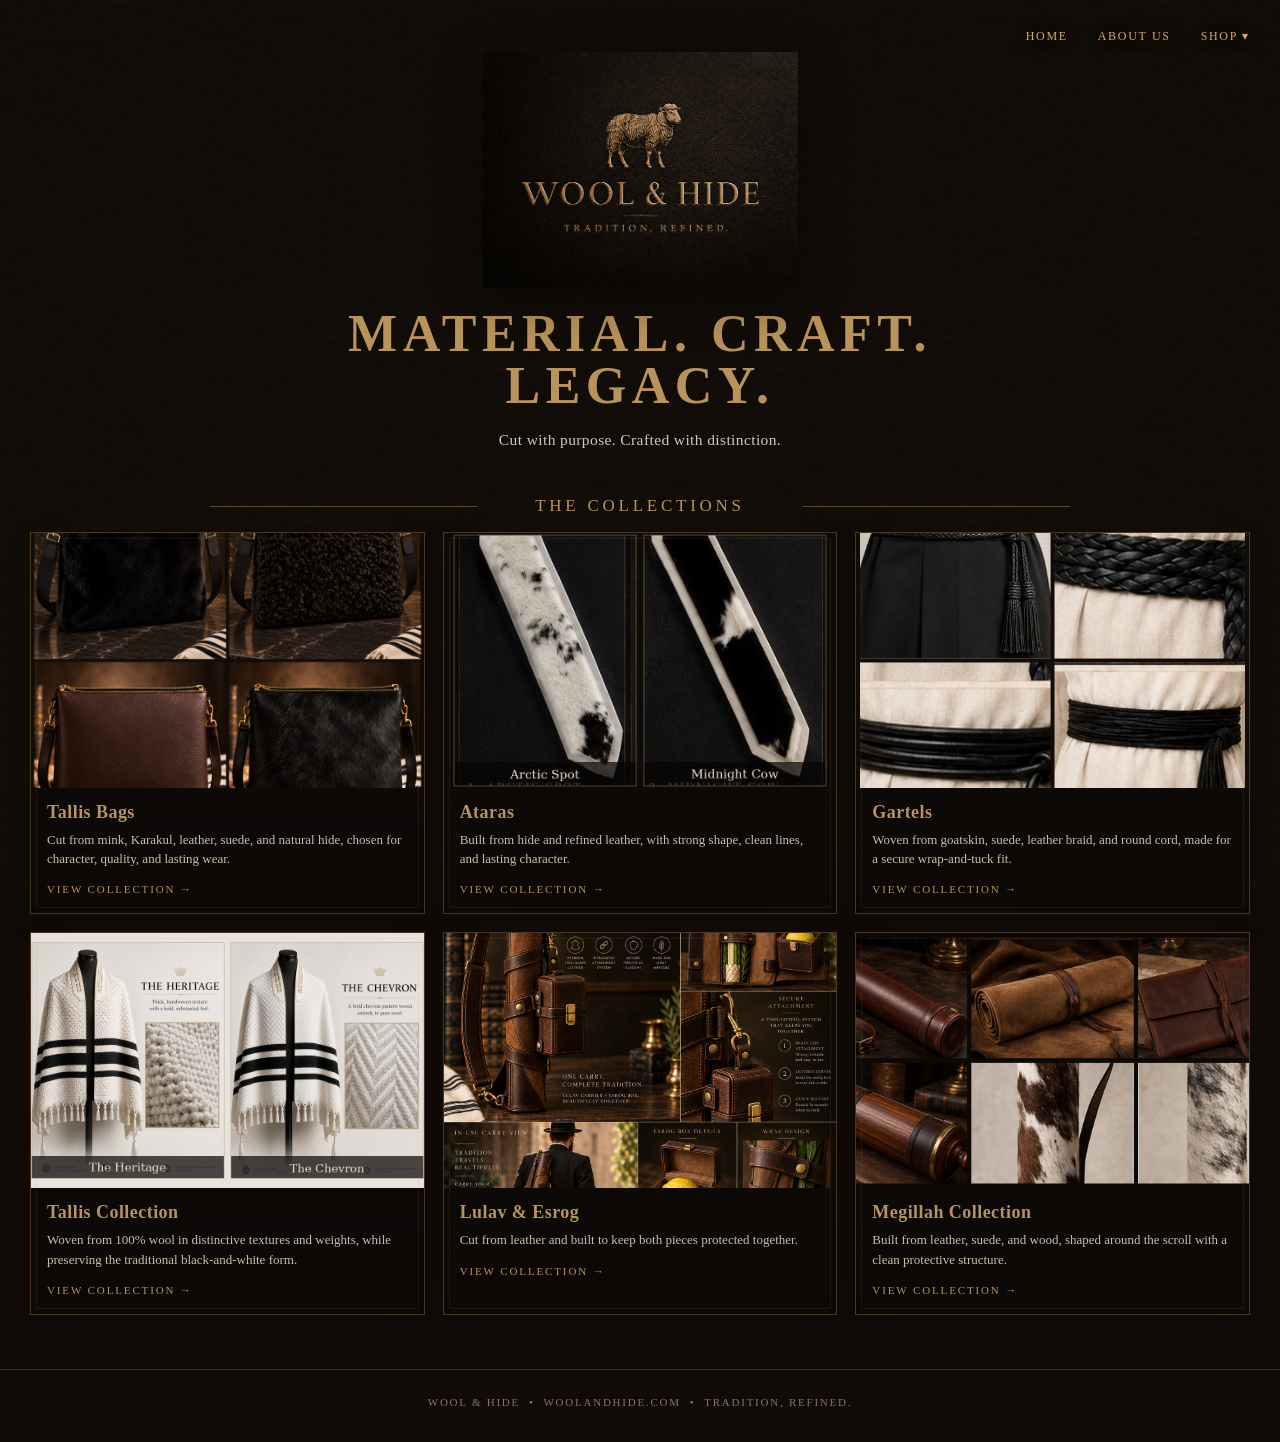
<file: index.html>
<!doctype html><html><head><meta charset="utf-8"><meta name="viewport" content="width=device-width,initial-scale=1">
<title>Wool & Hide</title><link rel="stylesheet" href="styles.css"></head><body class="homepage">
<header class="topbar"><div class="shell nav">
<a class="brand-mini" href="index.html">WOOL & HIDE</a>
<nav class="nav-right">
<a class="navlink" href="index.html">Home</a>
<a class="navlink" href="index.html#brand">About Us</a>
<div class="dropdown">
<button class="dropbtn">Shop ▾</button>
<div class="dropdown-menu">
<a href="tallis.html">Tallis Collection</a>
<a href="ataras.html">Atara Collection</a>
<a href="gartels.html">Gartel Collection</a>
<a href="lulav-esrog.html">Lulav &amp; Esrog</a>
<a href="megillah.html">Megillah Collection</a>
<a href="tallis-bags.html">Tallis Bags</a>
</div></div>
</nav></div></header>
<section class="hero"><div class="hero-inner">
<img class="hero-logo" src="assets/logo.png" alt="Wool & Hide">

<div class="hero-statement" id="brand">
<h1>MATERIAL. CRAFT. LEGACY.</h1>
<p class="hero-subline">Cut with purpose. Crafted with distinction.</p>
</div>
</div></section>

<section class="section" id="collections"><div class="shell">
<div class="section-head collections-head">
<div class="eyebrow">The Collections</div>
</div>

<div class="collections"><a class="collection-card" href="tallis-bags.html">
<img src="assets/home/tallis-bags-home.jpg" alt="Wool &amp; Hide Tallis Bags">
<div class="collection-body"><h3>Tallis Bags</h3><p>Cut from mink, Karakul, leather, suede, and natural hide, chosen for character, quality, and lasting wear.</p><span class="collection-link">View collection →</span></div>
</a>
<a class="collection-card" href="ataras.html">
<img src="assets/home/ataras-home.jpg" alt="Wool & Hide Ataras">
<div class="collection-body"><h3>Ataras</h3><p>Built from hide and refined leather, with strong shape, clean lines, and lasting character.</p><span class="collection-link">View collection →</span></div>
</a>
<a class="collection-card" href="gartels.html">
<img src="assets/home/gartels-home.jpg" alt="Wool & Hide Gartels">
<div class="collection-body"><h3>Gartels</h3><p>Woven from goatskin, suede, leather braid, and round cord, made for a secure wrap-and-tuck fit.</p><span class="collection-link">View collection →</span></div>
</a>
<a class="collection-card" href="tallis.html">
<img src="assets/home/tallis-home.jpg" alt="Wool & Hide Tallis Collection">
<div class="collection-body"><h3>Tallis Collection</h3><p>Woven from 100% wool in distinctive textures and weights, while preserving the traditional black-and-white form.</p><span class="collection-link">View collection →</span></div>
</a>
<a class="collection-card" href="lulav-esrog.html">
<img src="assets/home/lulav-home.jpg" alt="Wool &amp; Hide Lulav and Esrog Carriers">
<div class="collection-body"><h3>Lulav &amp; Esrog</h3><p>Cut from leather and built to keep both pieces protected together.</p><span class="collection-link">View collection →</span></div>
</a>
<a class="collection-card" href="megillah.html">
<img src="assets/home/megillah-home.jpg" alt="Wool &amp; Hide Megillah Collection">
<div class="collection-body"><h3>Megillah Collection</h3><p>Built from leather, suede, and wood, shaped around the scroll with a clean protective structure.</p><span class="collection-link">View collection →</span></div>
</a></div></div></section>
<footer><div class="shell">Wool &amp; Hide &nbsp;•&nbsp; woolandhide.com &nbsp;•&nbsp; Tradition, Refined.</div></footer></body></html>
</file>
<file: styles.css>
:root{
  --black:#080706;
  --black2:#0e0a08;
  --espresso:#1b110c;
  --gold:#b37a36;
  --gold2:#d3a967;
  --cream:#efe3d2;
  --muted:#b6a590;
  --line:rgba(179,122,54,.35);
  --panel:rgba(19,13,9,.94);
}
*{box-sizing:border-box}
html{scroll-behavior:smooth}
body{
  margin:0;color:var(--cream);font-family:Georgia,"Times New Roman",serif;
  background:
    linear-gradient(rgba(10,7,5,.18),rgba(7,5,4,.30)),
    url("assets/leather-bg-uniform.jpg") center top / cover fixed no-repeat;
  min-height:100vh;
}
a{color:inherit;text-decoration:none}
img{display:block;max-width:100%}
.shell{width:min(1220px,calc(100% - 40px));margin:auto}

/* NAV */
.topbar{
  position:absolute;top:0;left:0;right:0;z-index:50;
  background:transparent;border-bottom:0;backdrop-filter:none
}
.nav{height:72px;display:flex;align-items:center;justify-content:flex-end}
.brand-mini{display:none}
.nav-right{display:flex;align-items:center;gap:30px}
.navlink,.dropbtn{
  background:none;border:0;color:var(--gold2);font:inherit;cursor:pointer;
  text-transform:uppercase;letter-spacing:.14em;font-size:12px;padding:24px 0;
  text-shadow:0 1px 12px rgba(0,0,0,.5)
}
.navlink:hover,.dropbtn:hover{color:#e7c58b}
.dropdown{position:relative}
.dropdown-menu{
  position:absolute;right:0;top:58px;min-width:240px;background:#1a100b;
  border:1px solid rgba(179,122,54,.48);box-shadow:0 20px 55px rgba(0,0,0,.55);
  opacity:0;visibility:hidden;transform:translateY(-8px);transition:.18s ease
}
.dropdown:hover .dropdown-menu,.dropdown:focus-within .dropdown-menu{
  opacity:1;visibility:visible;transform:translateY(0)
}
.dropdown-menu a{
  display:block;padding:16px 18px;border-bottom:1px solid rgba(179,122,54,.15);
  font-size:13px;text-transform:uppercase;letter-spacing:.1em;color:var(--gold2)
}
.dropdown-menu a:hover{background:#24160e;color:#f0cf95}

/* HERO */
.hero{
  min-height:76vh;display:flex;align-items:center;justify-content:center;
  padding:92px 20px 52px;text-align:center
}
.hero-inner{width:min(1020px,100%)}
.hero-logo{width:min(960px,98%);margin:0 auto;filter:drop-shadow(0 24px 48px rgba(0,0,0,.5))}
.hero-kicker{margin-top:24px;color:var(--gold2);letter-spacing:.38em;text-transform:uppercase;font-size:12px}
.hero-copy{max-width:760px;margin:17px auto 0;color:#cbbba7;line-height:1.78;font-size:18px}
.btn{
  display:inline-block;margin-top:28px;padding:14px 24px;border:1px solid var(--gold);
  color:var(--gold2);text-transform:uppercase;letter-spacing:.14em;font-size:12px
}
.btn:hover{background:var(--gold);color:#100b08}

/* SECTIONS */
.section{padding:76px 0}
.section.alt{background:transparent;border:0}
.section-head{text-align:center;margin-bottom:38px}
.eyebrow{color:var(--gold2);font-size:11px;letter-spacing:.35em;text-transform:uppercase}
h1,h2,h3{font-weight:600}
.section h2{font-size:44px;margin:10px 0 12px}
.section-head p{max-width:740px;margin:0 auto;color:var(--muted);font-size:17px;line-height:1.7}

/* ABOUT */
.about-grid{display:block}
.about-single{max-width:960px}
.about-copy{max-width:920px;margin:0 auto}
.about-copy h2{font-size:44px;margin:8px 0 16px}
.about-copy p{color:#c6b6a2;line-height:1.8;font-size:17px;margin:0 0 18px}
.about-signoff{
  margin-top:18px;color:var(--gold2);font-size:22px;line-height:1.6;
  max-width:820px
}

/* COLLECTIONS */
.collections{display:grid;grid-template-columns:repeat(3,1fr);gap:24px}
.collection-card{
  border:1px solid var(--line);background:linear-gradient(180deg,rgba(20,13,9,.92),rgba(13,9,7,.94));
  overflow:hidden;transition:.2s ease
}
.collection-card:hover{transform:translateY(-5px);border-color:rgba(211,169,103,.72)}
.collection-card img{width:100%;height:355px;object-fit:cover}
.collection-body{padding:23px}
.collection-body h3{font-size:28px;margin:0 0 8px;color:var(--gold2)}
.collection-body p{margin:0 0 18px;color:#c2b19c;line-height:1.6}
.collection-link{font-size:12px;letter-spacing:.18em;text-transform:uppercase;color:var(--gold2)}

/* PAGE HERO */
.page-hero{text-align:center;padding:64px 0 38px;border-bottom:1px solid var(--line)}
.page-hero .logo-small{width:min(520px,88%);margin:0 auto 26px}
.page-hero h1{font-size:48px;margin:0 0 10px}
.page-hero p{max-width:760px;margin:auto;color:var(--muted);line-height:1.7}

/* PRODUCTS */
.grid{display:grid;grid-template-columns:repeat(3,1fr);gap:20px;padding:50px 0 82px}
.product{
  cursor:pointer;background:rgba(18,12,9,.93);border:1px solid var(--line);overflow:hidden;transition:.2s ease
}
.product:hover{transform:translateY(-4px);border-color:rgba(211,169,103,.72)}
.product img{width:100%;height:330px;object-fit:cover}
.product-copy{padding:18px 18px 21px}
.num{font-size:11px;color:var(--gold2);letter-spacing:.2em;text-transform:uppercase}
.product h3{font-size:23px;margin:7px 0 6px}
.product p{color:var(--muted);line-height:1.55;margin:0;font-size:15px}

/* MODAL */
.modal{position:fixed;inset:0;background:rgba(0,0,0,.86);display:none;align-items:center;justify-content:center;padding:25px;z-index:80}
.modal.open{display:flex}
.modal-card{max-width:980px;width:100%;display:grid;grid-template-columns:1.15fr .85fr;background:#0f0a08;border:1px solid rgba(211,169,103,.55);box-shadow:0 25px 80px #000}
.modal-card img{width:100%;height:620px;object-fit:cover}
.modal-info{padding:42px;position:relative}
.close{position:absolute;top:18px;right:18px;background:none;border:0;color:var(--cream);font-size:30px;cursor:pointer}
.modal-info h2{font-size:38px;margin:36px 0 12px}
.modal-info p{color:#c9baa7;line-height:1.75}
.detail-rule{width:70px;border-top:1px solid var(--gold);margin:24px 0}
.detail-list{color:var(--muted);line-height:1.9}

footer{border-top:1px solid var(--line);padding:34px 0 42px;text-align:center;color:#987b59;letter-spacing:.16em;text-transform:uppercase;font-size:11px}

@media(max-width:860px){
  .shell{width:min(100% - 24px,1220px)}
  .nav{height:58px}.brand-mini{font-size:14px}.nav-right{gap:17px}.navlink,.dropbtn{font-size:10px}
  .hero{min-height:62vh;padding-top:46px}.hero-copy{font-size:16px}
  .about-grid,.collections,.grid{grid-template-columns:1fr}
  .collection-card img,.product img{height:auto;max-height:440px}
  .section h2,.about-copy h2{font-size:34px}.page-hero h1{font-size:38px}
  .modal-card{grid-template-columns:1fr;max-height:90vh;overflow:auto}.modal-card img{height:auto}
}

/* Gartel multi-view product gallery */
.modal-media{background:#0b0806;display:flex;flex-direction:column;min-width:0}
.modal-main-wrap{display:flex;align-items:center;justify-content:center;min-height:500px;background:#0a0705}
.modal-card .modal-image{width:100%;height:560px;object-fit:contain;background:#0a0705}
.modal-thumbs{display:grid;grid-template-columns:repeat(3,1fr);gap:8px;padding:10px;background:#0a0705;border-top:1px solid var(--line)}
.modal-thumb{border:1px solid rgba(179,122,54,.25);background:#110b08;padding:0;cursor:pointer;overflow:hidden}
.modal-thumb.active{border-color:var(--gold2)}
.modal-thumb img{width:100%;height:92px;object-fit:cover}
.view-label{display:block;padding:7px 5px;color:var(--muted);font-family:Georgia,"Times New Roman",serif;font-size:10px;letter-spacing:.12em;text-transform:uppercase}
.product-view-note{margin-top:10px;color:#9d876d;font-size:12px;letter-spacing:.08em;text-transform:uppercase}
@media(max-width:860px){
 .modal-main-wrap{min-height:0}
 .modal-card .modal-image{height:auto;max-height:55vh}
 .modal-thumb img{height:70px}
}

/* Continuous homepage flow */
.hero + .section,
.section + .section{
  border-top:0 !important;
}
#about,
#collections{
  box-shadow:none !important;
}

/* Single continuous hide surface */
.hero,.section,#about,#collections,.page-hero,main,footer{background:transparent}

/* Uniform continuous leather surface across all sections */
.hero,.section,.section.alt,#about,#collections,.page-hero,main,footer{
  background:transparent !important;
  border-top:0 !important;
  border-bottom:0 !important;
  box-shadow:none !important;
}


/* Added for 4 home collection cards including Lulav & Esrog Sets */
@media(min-width:861px) and (max-width:1200px){
  .collections{grid-template-columns:repeat(2,1fr)}
}
@media(min-width:1201px){
  .collections{grid-template-columns:repeat(4,1fr)}
}

/* Homepage hierarchy: collections first and more prominent */
#collections{
  padding-top:42px;
  padding-bottom:84px;
}
#collections .section-head{
  margin-bottom:30px;
}
#collections .section-head h2{
  font-size:50px;
}
#collections .collection-card{
  box-shadow:0 18px 45px rgba(0,0,0,.24);
}
#about{
  padding-top:68px;
}

/* Five collection cards on larger screens */
@media(min-width:1201px){
  .collections{grid-template-columns:repeat(5,1fr);gap:18px}
  .collection-card img{height:285px}
  .collection-body{padding:19px}
  .collection-body h3{font-size:24px}
  .collection-body p{font-size:14px}
}

/* Homepage: let the products take over immediately after the logo */
body.homepage .hero{min-height:auto}

/* v21 homepage hierarchy */
.hero{
  min-height:auto;
  padding:88px 20px 28px;
}
#collections{
  padding-top:18px !important;
  padding-bottom:74px;
}
#collections .collections{
  margin-top:0;
}
@media(min-width:1201px){
  #collections .collections{
    grid-template-columns:repeat(5,1fr);
    gap:18px;
  }
  #collections .collection-card img{
    height:285px;
  }
  #collections .collection-body{
    padding:19px;
  }
  #collections .collection-body h3{
    font-size:23px;
  }
}
@media(min-width:861px) and (max-width:1200px){
  #collections .collections{grid-template-columns:repeat(3,1fr)}
}


/* v22 small collections heading */
.collections-head{
  margin-bottom:18px;
  text-align:center;
}
.collections-head .eyebrow{
  font-size:18px;
  letter-spacing:.18em;
}

/* v27 Tallis Collection */
@media(min-width:1201px){
  #collections .collections{
    grid-template-columns:repeat(3,1fr);
    gap:22px;
  }
}
.tallis-grid .product img{
  object-fit:cover;
  object-position:center top;
}

/* Wool & Hide launch theme */
:root{
  --gold:#c9a46a;
  --cream:#f2ece2;
  --espresso:#120d09;
}
body{
  background:
    linear-gradient(rgba(11,8,6,.82),rgba(11,8,6,.82)),
    url('assets/leather-bg-uniform.jpg') center/cover fixed;
}
.hero-kicker{
  letter-spacing:.34em;
  text-transform:uppercase;
}
#collections .collections{
  grid-template-columns:repeat(3,minmax(0,1fr)) !important;
  gap:28px !important;
}
.collection-card{
  border:1px solid rgba(201,164,106,.18);
  background:rgba(16,11,8,.82);
}
.collection-body h3{
  letter-spacing:.04em;
}
@media(max-width:900px){
  #collections .collections{grid-template-columns:1fr !important;}
}


/* v2 homepage refinement */
.hero{
  min-height: 52vh;
  padding: 78px 20px 20px;
}
.hero-inner{
  width:min(920px,100%);
}
.hero-logo{
  width:min(760px,88%);
  margin:0 auto;
}
#collections{
  padding-top: 34px;
}
.about-panel.simple-panel{
  min-height: 260px;
  background:
    linear-gradient(180deg,rgba(17,12,9,.90),rgba(10,7,5,.95)),
    url('assets/leather-bg-uniform.jpg') center/cover no-repeat;
  box-shadow: inset 0 0 0 1px rgba(179,122,54,.20);
}
.about-panel.simple-panel .about-quote{
  width:100%;
  background: rgba(12,8,6,.72);
  text-align:center;
  font-size: 20px;
}
@media(max-width: 900px){
  .hero{
    min-height: 42vh;
    padding: 72px 18px 14px;
  }
  .hero-logo{
    width:min(640px,94%);
  }
}

/* v5 refined brand statement */
.about-single{
  max-width:980px;
}
.about-copy{
  max-width:780px;
  margin:0 auto;
}
.about-copy h2{
  font-size:52px;
  line-height:1.08;
  margin:14px 0 24px;
}
.about-copy p{
  font-size:18px;
  line-height:1.85;
  color:#c9baa6;
}
.about-signoff{
  margin-top:26px !important;
  color:var(--gold2) !important;
  font-size:21px !important;
  letter-spacing:.02em;
}
@media(max-width:800px){
  .about-copy h2{font-size:38px}
  .about-copy p{font-size:17px}
}

/* v6 Wool & Hide homepage hero refinement */
.hero{
  min-height:auto !important;
  padding:82px 20px 34px !important;
  align-items:flex-start !important;
}
.hero-inner{
  width:min(980px,100%) !important;
}
.hero-logo{
  width:min(620px,82%) !important;
  margin:0 auto 34px !important;
  filter:drop-shadow(0 18px 38px rgba(0,0,0,.45));
}
.hero-statement{
  max-width:800px;
  margin:0 auto;
  text-align:center;
  padding:8px 20px 10px;
}
.hero-statement .eyebrow{
  margin-bottom:16px;
}
.hero-statement h1{
  margin:0 auto 22px;
  color:var(--cream);
  font-size:52px;
  line-height:1.08;
  font-weight:600;
}
.hero-statement p{
  max-width:760px;
  margin:0 auto;
  color:#c9baa6;
  font-size:18px;
  line-height:1.8;
}
.hero-signoff{
  margin-top:22px;
  color:var(--gold2);
  font-size:21px;
  font-style:italic;
  letter-spacing:.02em;
}
#collections{
  padding-top:44px !important;
}

@media(max-width:800px){
  .hero{
    padding:68px 16px 22px !important;
  }
  .hero-logo{
    width:min(520px,88%) !important;
    margin-bottom:24px !important;
  }
  .hero-statement{
    padding:4px 8px 4px;
  }
  .hero-statement h1{
    font-size:36px;
    line-height:1.12;
    margin-bottom:18px;
  }
  .hero-statement p{
    font-size:16px;
    line-height:1.7;
  }
  .hero-signoff{
    font-size:18px;
    margin-top:18px;
  }
  #collections{
    padding-top:32px !important;
  }
}


/* v7 add Lulav & Esrog collection card */
@media(min-width:1201px){
  #collections .collections{grid-template-columns:repeat(4,minmax(0,1fr)) !important;}
}
@media(min-width:861px) and (max-width:1200px){
  #collections .collections{grid-template-columns:repeat(2,minmax(0,1fr)) !important;}
}

/* v8 Megillah Collection */
@media(min-width:1201px){
  #collections .collections{
    grid-template-columns:repeat(3,minmax(0,1fr)) !important;
  }
}
@media(min-width:861px) and (max-width:1200px){
  #collections .collections{
    grid-template-columns:repeat(2,minmax(0,1fr)) !important;
  }
}

/* v10 Shabbos Satchels + Tallis Bags */
@media(min-width:1201px){
  #collections .collections{grid-template-columns:repeat(3,minmax(0,1fr)) !important;}
}
@media(min-width:861px) and (max-width:1200px){
  #collections .collections{grid-template-columns:repeat(2,minmax(0,1fr)) !important;}
}

/* Tallis Bags material collection headings */
.collection-group-heading{
  text-align:center;
  padding:52px 0 6px;
  max-width:780px;
  margin:0 auto;
}
.collection-group-heading h2{
  font-size:38px;
  margin:8px 0 10px;
}
.collection-group-heading p{
  color:var(--muted);
  line-height:1.7;
  margin:0 auto;
}
.tallis-bag-subgrid{padding-top:28px}


/* v18 homepage refinement */
body.homepage{
  background:
    linear-gradient(rgba(10,7,5,.82),rgba(10,7,5,.84)),
    url('assets/leather-bg-uniform.jpg') center top/cover fixed no-repeat !important;
}
body.homepage .hero{
  min-height:auto !important;
  padding:58px 20px 8px !important;
}
body.homepage .hero-inner{
  width:min(860px,100%) !important;
}
body.homepage .hero-logo{
  width:min(390px,44vw) !important;
  margin:0 auto 14px !important;
  filter:drop-shadow(0 14px 28px rgba(0,0,0,.42));
}
body.homepage .hero-statement{
  max-width:780px;
  padding:0 18px 0;
}
body.homepage .hero-statement .eyebrow{
  margin-bottom:12px;
}
body.homepage .hero-statement h1{
  font-size:44px;
  line-height:1.08;
  margin:0 auto 16px;
}
body.homepage .hero-statement p{
  font-size:17px;
  line-height:1.72;
}
body.homepage .hero-signoff{
  margin-top:16px;
  font-size:19px;
}
body.homepage #collections{
  padding-top:12px !important;
  padding-bottom:64px !important;
  background:transparent !important;
}
body.homepage .collections-head{
  margin-bottom:14px !important;
}
body.homepage #collections .collections{
  grid-template-columns:repeat(3,minmax(0,1fr)) !important;
  gap:22px !important;
}
body.homepage .collection-card{
  background:rgba(16,11,8,.88) !important;
  border:1px solid rgba(201,164,106,.2) !important;
  box-shadow:0 16px 34px rgba(0,0,0,.18) !important;
}
body.homepage .collection-card img{
  height:245px !important;
}
body.homepage .collection-body{
  padding:16px 17px 17px !important;
}
body.homepage .collection-body h3{
  font-size:18px !important;
  margin:0 0 8px !important;
}
body.homepage .collection-body p{
  margin:0 0 12px !important;
  font-size:13.5px !important;
  line-height:1.5 !important;
}
@media(max-width:900px){
  body.homepage .hero{padding:68px 16px 10px !important;}
  body.homepage .hero-logo{width:min(300px,68vw) !important; margin-bottom:12px !important;}
  body.homepage .hero-statement h1{font-size:34px !important;}
  body.homepage .hero-statement p{font-size:15px !important;}
  body.homepage #collections .collections{grid-template-columns:1fr !important; gap:18px !important;}
  body.homepage .collection-card img{height:auto !important; max-height:380px !important;}
}


/* v21 final homepage polish */
html, body.homepage{
  background-color:#0b0806 !important;
}
body.homepage{
  position:relative;
  color:#efe7da;
  background:
    linear-gradient(rgba(8,6,4,.76),rgba(8,6,4,.82)),
    url('assets/leather-bg-uniform.jpg') center top / cover fixed no-repeat !important;
}
body.homepage::before{
  content:"";
  position:fixed;
  inset:0;
  z-index:-1;
  pointer-events:none;
  background:
    linear-gradient(rgba(8,6,4,.80),rgba(8,6,4,.84)),
    url('assets/leather-bg-uniform.jpg') center / cover no-repeat;
}
body.homepage .hero,
body.homepage #collections,
body.homepage footer{
  background:transparent !important;
  background-color:transparent !important;
  box-shadow:none !important;
}
body.homepage .hero{
  padding:54px 20px 4px !important;
}
body.homepage .hero-inner{
  width:min(840px,100%) !important;
}
body.homepage .hero-logo{
  width:min(325px,36vw) !important;
  margin:0 auto 12px !important;
  filter:drop-shadow(0 12px 24px rgba(0,0,0,.38));
}
body.homepage .hero-statement{
  max-width:780px !important;
  padding:0 18px !important;
}
body.homepage .hero-statement h1{
  color:#c9a46a !important;
  font-size:42px !important;
  font-weight:500 !important;
  letter-spacing:.008em;
  line-height:1.08 !important;
  margin:0 auto 14px !important;
}
body.homepage .hero-statement p{
  max-width:710px !important;
  color:#d4c8b7 !important;
  font-size:15.5px !important;
  line-height:1.72 !important;
}
body.homepage .hero-signoff{
  margin-top:14px !important;
  color:#b99058 !important;
  font-size:18px !important;
}
body.homepage #collections{
  padding-top:8px !important;
  padding-bottom:54px !important;
}
body.homepage .collections-head{
  position:relative;
  margin:0 auto 16px !important;
  max-width:860px;
}
body.homepage .collections-head::before,
body.homepage .collections-head::after{
  content:"";
  position:absolute;
  top:50%;
  width:31%;
  border-top:1px solid rgba(185,144,88,.48);
}
body.homepage .collections-head::before{left:0}
body.homepage .collections-head::after{right:0}
body.homepage .collections-head .eyebrow{
  color:#c29a62 !important;
  font-size:15px !important;
  letter-spacing:.24em !important;
}
body.homepage #collections .collections{
  grid-template-columns:repeat(3,minmax(0,1fr)) !important;
  gap:18px !important;
}
body.homepage .collection-card{
  position:relative;
  background:linear-gradient(180deg,rgba(17,12,9,.72),rgba(10,7,5,.84)) !important;
  border:1px solid rgba(185,144,88,.38) !important;
  box-shadow:0 10px 24px rgba(0,0,0,.16) !important;
  transition:transform .22s ease,border-color .22s ease,box-shadow .22s ease;
}
body.homepage .collection-card::after{
  content:"";
  position:absolute;
  inset:5px;
  border:1px solid rgba(185,144,88,.10);
  pointer-events:none;
}
body.homepage .collection-card:hover{
  transform:translateY(-3px) !important;
  border-color:rgba(201,164,106,.68) !important;
  box-shadow:0 16px 34px rgba(0,0,0,.24) !important;
}
body.homepage .collection-card img{
  height:255px !important;
  object-fit:cover !important;
}
body.homepage .collection-body{
  padding:14px 16px 16px !important;
}
body.homepage .collection-body h3{
  color:#c9a46a !important;
  font-size:18px !important;
  font-weight:600 !important;
  margin:0 0 7px !important;
  letter-spacing:.025em !important;
}
body.homepage .collection-body p{
  color:#cbbfac !important;
  font-size:13px !important;
  line-height:1.48 !important;
  margin:0 0 11px !important;
}
body.homepage .collection-link{
  color:#b99058 !important;
  font-size:11px !important;
  letter-spacing:.17em !important;
}
body.homepage footer{
  border-top:1px solid rgba(185,144,88,.34) !important;
  padding:26px 0 34px !important;
  color:#8f7658 !important;
}
@media(max-width:900px){
  body.homepage .hero{padding:62px 14px 6px !important;}
  body.homepage .hero-logo{width:min(260px,64vw) !important;}
  body.homepage .hero-statement h1{font-size:33px !important;}
  body.homepage .hero-statement p{font-size:14.5px !important;}
  body.homepage .collections-head::before,body.homepage .collections-head::after{width:20%;}
  body.homepage #collections .collections{grid-template-columns:1fr !important;gap:15px !important;}
  body.homepage .collection-card img{height:auto !important;max-height:390px !important;}
}


/* v22 Wool & Hide brand lockup */
@import url('https://fonts.googleapis.com/css2?family=Cormorant+Garamond:wght@500;600&family=Libre+Baskerville:wght@400;700&display=swap');

:root{
  --wh-antique-brass:#B8935A;
  --wh-ivory:#D8CDBE;
  --wh-espresso:#120D09;
  --wh-aged-brass:#80633E;
}

body.homepage{
  background:
    linear-gradient(rgba(18,13,9,.86),rgba(18,13,9,.90)),
    url('assets/leather-bg-uniform.jpg') center top / cover fixed no-repeat !important;
}

body.homepage .hero{
  padding:52px 20px 14px !important;
  min-height:auto !important;
}

body.homepage .hero-inner{
  width:min(860px,100%) !important;
}

body.homepage .hero-logo{
  width:min(315px,36vw) !important;
  margin:0 auto 20px !important;
  filter:drop-shadow(0 12px 24px rgba(0,0,0,.38));
}

body.homepage .hero-statement{
  max-width:820px !important;
  margin:0 auto !important;
  padding:0 20px 4px !important;
}

body.homepage .hero-statement h1{
  font-family:"Cormorant Garamond", Georgia, serif !important;
  color:var(--wh-antique-brass) !important;
  font-size:52px !important;
  line-height:1 !important;
  font-weight:600 !important;
  letter-spacing:.105em !important;
  margin:0 auto 15px !important;
  text-transform:uppercase !important;
}

body.homepage .hero-subline{
  font-family:"Libre Baskerville", Georgia, serif !important;
  color:var(--wh-ivory) !important;
  font-size:17px !important;
  line-height:1.6 !important;
  letter-spacing:.025em !important;
  margin:0 auto !important;
}

body.homepage #collections{
  padding-top:24px !important;
  background:transparent !important;
}

body.homepage .collections-head .eyebrow{
  font-family:"Cormorant Garamond", Georgia, serif !important;
  color:var(--wh-antique-brass) !important;
  font-size:17px !important;
  letter-spacing:.22em !important;
}

body.homepage .collection-card{
  border-color:rgba(128,99,62,.52) !important;
}

body.homepage .collection-body h3,
body.homepage .collection-link{
  color:var(--wh-antique-brass) !important;
}

body.homepage .collection-body{
  font-family:"Libre Baskerville", Georgia, serif !important;
}

body.homepage footer{
  background:transparent !important;
  border-color:rgba(128,99,62,.42) !important;
}

@media(max-width:800px){
  body.homepage .hero{
    padding:62px 16px 12px !important;
  }
  body.homepage .hero-logo{
    width:min(260px,62vw) !important;
    margin-bottom:16px !important;
  }
  body.homepage .hero-statement h1{
    font-size:35px !important;
    letter-spacing:.07em !important;
  }
  body.homepage .hero-subline{
    font-size:14px !important;
  }
}

.collection-note{max-width:780px;margin:0 0 28px;line-height:1.6;opacity:.75}.product[role="button"]:focus-visible{outline:3px solid #8e704a;outline-offset:5px}
</file>
